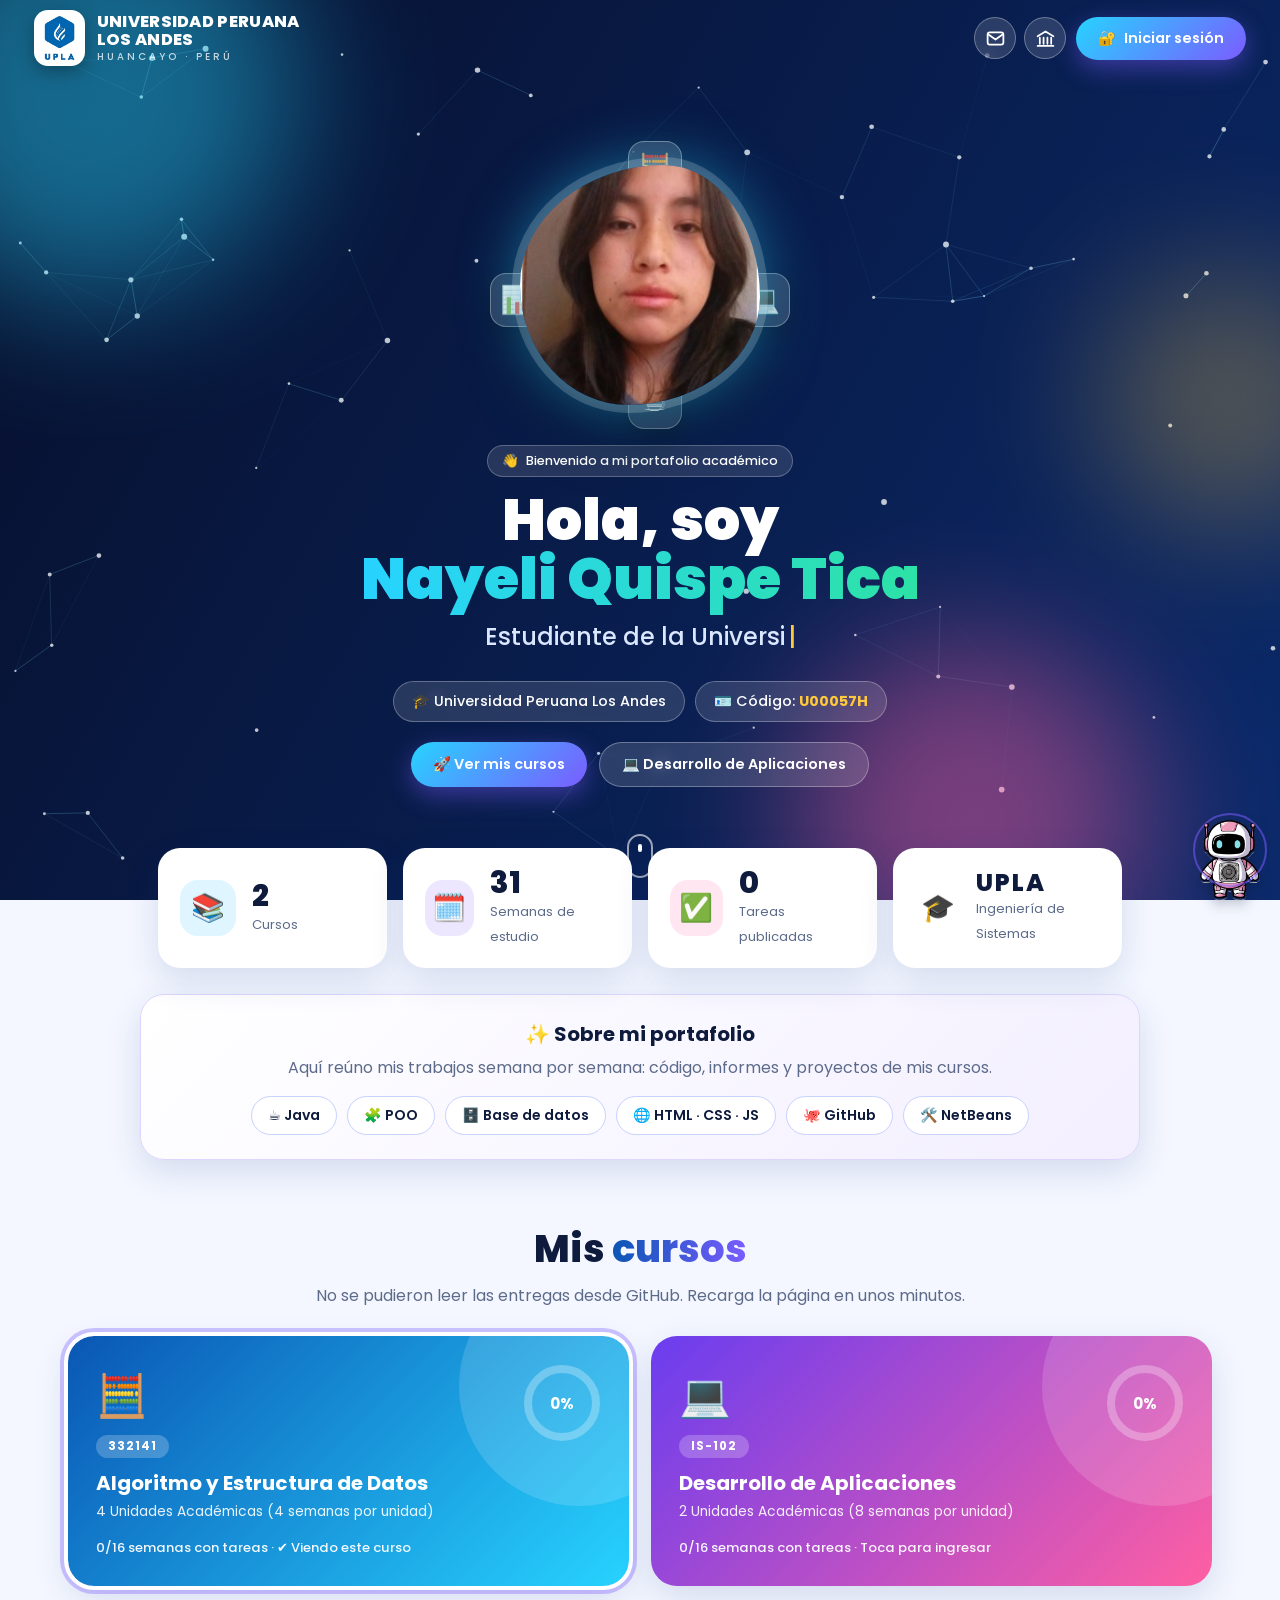
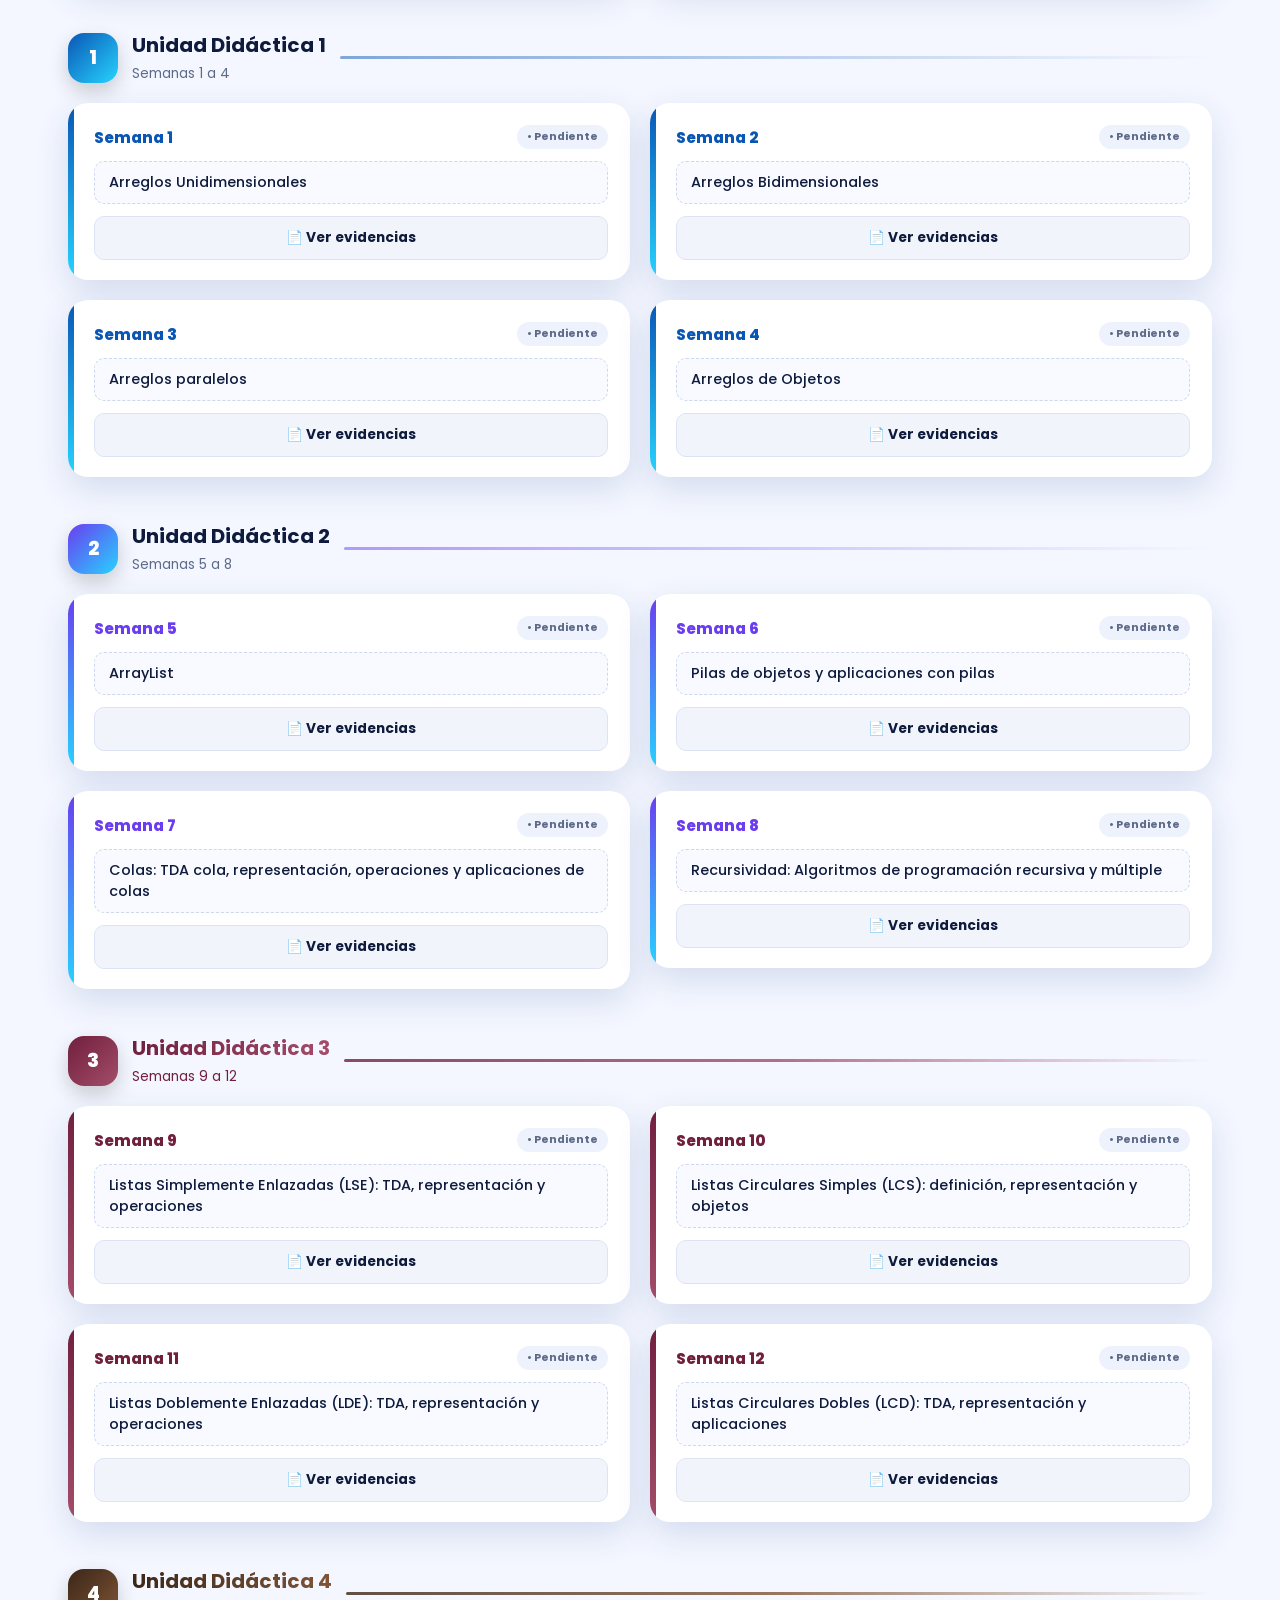
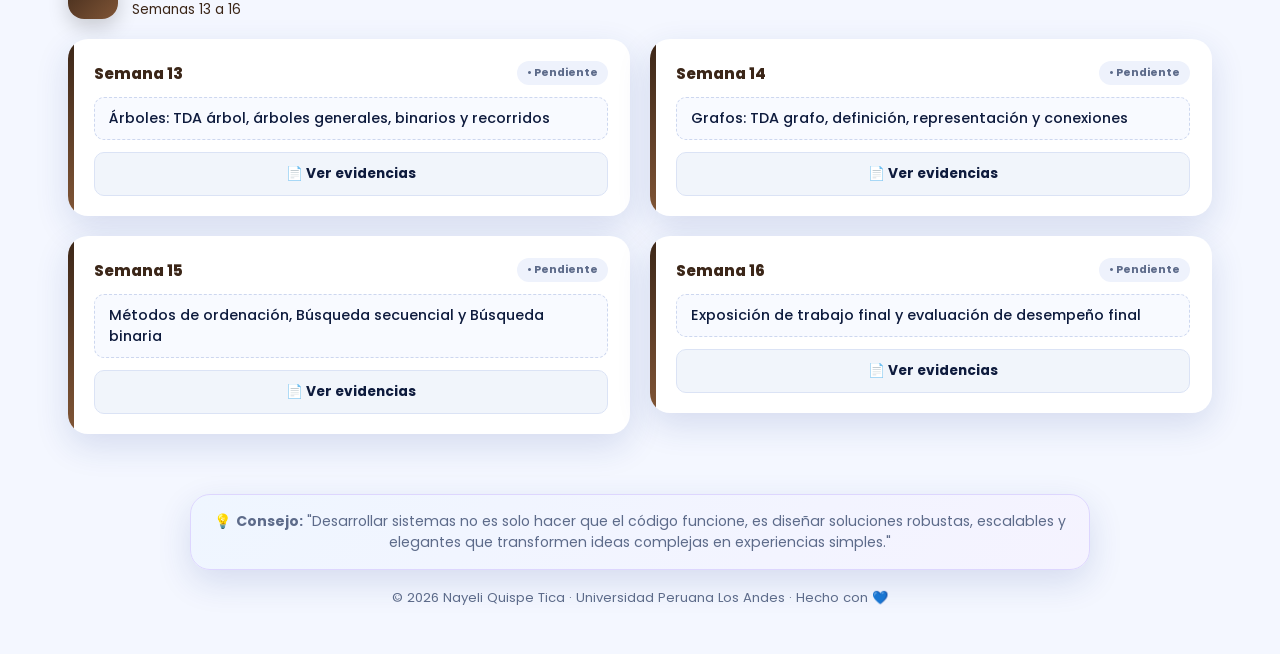
<file: index.html>
<!DOCTYPE html>
<html lang="es">
<head>
<meta charset="UTF-8">
<meta name="viewport" content="width=device-width, initial-scale=1">
<title>Portafolio Académico · Nayeli Quispe Tica</title>
<meta name="description" content="Portafolio académico de Nayeli Quispe Tica - Universidad Peruana Los Andes">
<link rel="preconnect" href="https://fonts.googleapis.com">
<link rel="stylesheet" href="https://fonts.googleapis.com/css2?family=Poppins:wght@400;500;600;700;800;900&display=swap">
<link rel="stylesheet" href="style.css">
</head>
<body>

<!-- BARRA: logo + nombre de la universidad a la izquierda -->
<header class="nav" id="nav">
  <a class="uni" href="#top">
    <span class="logo-pill"><img src="logo-universidad.png" alt="Logo UPLA" onerror="this.outerHTML='<b style=&quot;color:#0a56b4;letter-spacing:3px&quot;>UPLA</b>'"></span>
    <span class="uni-name">Universidad Peruana<br>Los Andes<small>HUANCAYO · PERÚ</small></span>
  </a>
  <div class="session">
    <div class="quick">
      <a class="qicon" id="qOutlook" href="https://outlook.office.com/mail/" target="_blank" rel="noopener" data-tip="Correo Outlook" aria-label="Abrir Outlook (correo institucional)"><svg viewBox="0 0 24 24" width="21" height="21" fill="none" stroke="currentColor" stroke-width="2" stroke-linecap="round" stroke-linejoin="round" aria-hidden="true"><rect x="3" y="5" width="18" height="14" rx="2.5"/><path d="m3.5 7.2 8.5 6 8.5-6"/></svg></a>
      <a class="qicon" id="qIntranet" href="https://intranet.upla.edu.pe/sesion" target="_blank" rel="noopener" data-tip="Intranet UPLA" aria-label="Abrir el Intranet de la UPLA"><svg viewBox="0 0 24 24" width="21" height="21" fill="none" stroke="currentColor" stroke-width="2" stroke-linecap="round" stroke-linejoin="round" aria-hidden="true"><path d="M3 9.5 12 4l9 5.5"/><path d="M5.5 11v7M9.8 11v7M14.2 11v7M18.5 11v7"/><path d="M3 20.5h18"/></svg></a>
    </div>
    <span class="badge" id="roleBadge" style="display:none"></span>
    <button class="btn btn-glow" id="btnLogin" type="button">🔐 <span class="t">Iniciar sesión</span><span class="ts">Entrar</span></button>
    <button class="btn btn-glass" id="btnLogout" type="button" style="display:none">Salir</button>
  </div>
</header>

<!-- PORTADA -->
<section class="hero" id="top">
  <canvas id="bg"></canvas>
  <div class="blob b1"></div><div class="blob b2"></div><div class="blob b3"></div>
  <div class="hero-grid">
    <div>
      <span class="hello"><span class="wave">👋</span> Bienvenido a mi portafolio académico</span>
      <h1>Hola, soy<br><span id="heroNombre">Nayeli Quispe Tica</span></h1>
      <div class="typed" id="typed"></div>
      <div class="chips">
        <span class="chip">🎓 Universidad Peruana Los Andes</span>
        <span class="chip">🪪 Código: <b id="heroCodigo">U00057H</b></span>
      </div>
      <div class="cta">
        <a class="btn btn-glow" href="#cursos">🚀 Ver mis cursos</a>
        <a class="btn btn-glass" href="#cursos" onclick="selectCourse('taller')">💻 Desarrollo de Aplicaciones</a>
      </div>
    </div>
    <div class="photo-wrap">
      <div class="orbit"><i><span>🧮</span></i><i><span>💻</span></i><i><span>☕</span></i><i><span>📊</span></i></div>
      <div class="photo"><img src="foto-estudiante.png" alt="Foto de Nayeli Quispe Tica" onerror="this.outerHTML='<div class=&quot;ini&quot;>NQ</div>'"></div>
    </div>
  </div>
  <div class="scroll"></div>
</section>

<!-- NÚMEROS -->
<section class="stats">
  <div class="stat reveal"><div class="si">📚</div><div><b data-count="2">0</b><span>Cursos</span></div></div>
  <div class="stat reveal"><div class="si">🗓️</div><div><b data-count="32">0</b><span>Semanas de estudio</span></div></div>
  <div class="stat reveal"><div class="si">✅</div><div><b id="statWorks">0</b><span>Tareas publicadas</span></div></div>
  <div class="stat reveal"><div class="si">🎓</div><div><b class="txt">UPLA</b><span>Ingeniería de Sistemas</span></div></div>
</section>

<section class="sobre reveal">
  <h3>✨ Sobre mi portafolio</h3>
  <p>Aquí reúno mis trabajos semana por semana: código, informes y proyectos de mis cursos.</p>
  <div class="tech"><span>☕ Java</span><span>🧩 POO</span><span>🗄️ Base de datos</span><span>🌐 HTML · CSS · JS</span><span>🐙 GitHub</span><span>🛠️ NetBeans</span></div>
</section>

<main id="cursos">
  <div class="sec-h reveal"><h2>Mis <span>cursos</span></h2><p id="estado-publicacion">Aquí puedes ver todas las tareas publicadas, semana por semana.</p></div>
  <div class="courses" id="courses"></div>
  <div id="units"></div>
</main>

<footer>
  <div class="footer-card">💡 <strong>Consejo:</strong> "Desarrollar sistemas no es solo hacer que el código funcione, es diseñar soluciones robustas, escalables y elegantes que transformen ideas complejas en experiencias simples."</div>
  <p>© 2026 Nayeli Quispe Tica · Universidad Peruana Los Andes · Hecho con 💙</p>
</footer>

<!-- SESIÓN -->
<div class="overlay" id="loginOv">
  <div class="modal" style="width:min(460px,100%)">
    <div class="modal-head"><small>Acceso</small><h3>Iniciar sesión</h3><button class="close" data-close type="button">✕</button></div>
    <div class="modal-body">
      <div class="pane on" id="pane-admin">
        <div class="big">🔐</div>
        <p>Ingresa tu clave para subir tus trabajos, verlos y descartar los que te equivoques.</p>
        <div class="row-form" style="margin-top:0;justify-content:center"><input type="password" id="passIn" placeholder="Tu contraseña" autocomplete="off"><button class="btn btn-glow" id="loginAdmin" type="button">Entrar</button></div>
        <div class="err" id="loginErr">La clave es incorrecta.</div>
      </div>
    </div>
  </div>
</div>

<!-- VISOR (imágenes con zoom, PDF) -->
<div id="viewer">
  <div class="vbar">
    <strong id="vTitle"></strong>
    <div class="vacts">
      <button id="vOut" type="button" title="Alejar (-)">➖</button>
      <span id="vZoom">100%</span>
      <button id="vIn" type="button" title="Acercar (+)">➕</button>
      <button id="vReset" type="button" title="Tamaño normal (0)">⟲ Normal</button>
      <button id="vDl" type="button">📥 Descargar</button>
      <button id="vClose" type="button">✕ Cerrar</button>
    </div>
  </div>
  <div class="vstage" id="vStage">
    <button class="vnav prev" id="vPrev" type="button">‹</button>
    <img id="vImg" alt="" draggable="false">
    <iframe id="vFrame" title="Documento"></iframe>
    <div id="vInfo"></div>
    <button class="vnav next" id="vNext" type="button">›</button>
  </div>
  <div class="vhint">Clic en la imagen para acercar o alejar · rueda del mouse · arrastra para moverla · en el celular, pellizca con dos dedos</div>
</div>

<!-- ASISTENTE -->
<button id="chatFab" type="button" aria-label="Abrir ChatBot, asistente del portafolio" title="ChatBot">
  <img src="robot-asistente.png" alt="" aria-hidden="true">
</button>
<section id="chat" aria-label="ChatBot, asistente del portafolio">
  <header class="chat-head">
    <div class="av"><img src="robot-asistente.png" alt="" aria-hidden="true"></div>
    <div class="ct"><b>ChatBot</b><small id="chatStatus">Respuestas sin internet</small></div>
    <button id="chatClose" type="button" aria-label="Cerrar">✕</button>
  </header>
  <div id="chatBody" aria-live="polite"></div>
  <div id="chatChips"></div>
  <form id="chatForm" autocomplete="off">
    <input id="chatIn" type="text" maxlength="200" placeholder="Escribe tu pregunta…" aria-label="Tu pregunta">
    <button type="submit" aria-label="Enviar">➤</button>
  </form>
</section>

<canvas id="confetti"></canvas>
<div id="toast"></div>

<script src="script.js"></script>
</body>
</html>
</file>
<file: style.css>
:root{
  --navy:#070f2b; --blue:#0a56b4; --sky:#27d3ff; --violet:#7b5cff; --pink:#ff5fa2; --gold:#ffc83d; --mint:#2de2a6;
  --bg:#f4f7ff; --card:#fff; --ink:#0e1b3d; --muted:#5d6b8a; --danger:#e0453a; --ok:#17a673;
  --shadow:0 12px 34px rgba(30,60,140,.14);
}
*{box-sizing:border-box;margin:0;padding:0}
html{scroll-behavior:smooth}
body{font-family:'Poppins',system-ui,sans-serif;background:var(--bg);color:var(--ink);overflow-x:hidden}
button{font:inherit;cursor:pointer;border:0;color:inherit}
a{color:inherit}
.btn{padding:11px 22px;border-radius:99px;font-weight:600;font-size:.9rem;transition:.25s;display:inline-flex;align-items:center;gap:8px;text-decoration:none}
.btn.sm{padding:7px 14px;font-size:.8rem}
.btn-glow{background:linear-gradient(135deg,var(--sky),var(--violet));color:#fff;box-shadow:0 8px 24px rgba(123,92,255,.45)}
.btn-glow:hover{transform:translateY(-3px) scale(1.03);box-shadow:0 14px 32px rgba(123,92,255,.6)}
.btn-glass{background:rgba(255,255,255,.14);color:#fff;border:1px solid rgba(255,255,255,.3);backdrop-filter:blur(8px)}
.btn-glass:hover{background:rgba(255,255,255,.28)}
.btn-solid{background:var(--blue);color:#fff}.btn-solid:hover{background:#06306b}
.btn-soft{background:#e8efff;color:var(--blue)}.btn-soft:hover{background:#d5e2ff}
.btn-danger{background:#fdeceb;color:var(--danger)}.btn-danger:hover{background:#fbd5d1}

/* ===== NAV (logo a la izquierda) ===== */
.nav{position:fixed;top:0;left:0;right:0;z-index:60;display:flex;align-items:center;justify-content:space-between;gap:12px;
  padding:10px clamp(14px,3vw,34px);transition:.3s;color:#fff}
.nav.solid{background:rgba(7,15,43,.88);backdrop-filter:blur(14px);box-shadow:0 6px 24px rgba(0,0,0,.25)}
.uni{display:flex;align-items:center;gap:12px;text-decoration:none}
.logo-pill{background:#fff;border-radius:14px;padding:5px 9px;box-shadow:0 6px 18px rgba(0,0,0,.3);display:grid;place-items:center;transition:.3s}
.uni:hover .logo-pill{transform:rotate(-6deg) scale(1.08)}
.logo-pill img{height:46px;width:auto;display:block}
.uni-name{font-weight:800;line-height:1.1;font-size:1.02rem;letter-spacing:.3px;text-transform:uppercase}
.uni-name small{display:block;font-weight:500;font-size:.62rem;letter-spacing:3px;opacity:.75;margin-top:3px}
.session{display:flex;align-items:center;gap:10px}
.badge{padding:6px 14px;border-radius:99px;font-size:.78rem;font-weight:700;background:rgba(255,255,255,.18)}
.badge.admin{background:var(--gold);color:#4a3600;animation:pulse 2s infinite}
@keyframes pulse{50%{box-shadow:0 0 0 8px rgba(255,200,61,.0),0 0 18px rgba(255,200,61,.8)}}

/* ===== HERO ===== */
.hero{position:relative;min-height:100vh;color:#fff;display:flex;align-items:center;overflow:hidden;
  background:linear-gradient(120deg,#070f2b,#0a2a6b,#4a2bb8,#0a56b4);background-size:300% 300%;animation:grad 14s ease infinite}
@keyframes grad{50%{background-position:100% 50%}}
#bg{position:absolute;inset:0;width:100%;height:100%}
.blob{position:absolute;border-radius:50%;filter:blur(70px);opacity:.45;animation:float 10s ease-in-out infinite}
.b1{width:420px;height:420px;background:var(--sky);top:-120px;left:-120px}
.b2{width:360px;height:360px;background:var(--pink);bottom:-100px;right:10%;animation-delay:-5s}
.b3{width:260px;height:260px;background:var(--gold);top:30%;right:-80px;opacity:.3;animation-delay:-2s}
@keyframes float{50%{transform:translate(40px,30px) scale(1.12)}}
.hero-grid{position:relative;z-index:3;max-width:1180px;margin:auto;padding:120px 22px 90px;width:100%;
  display:grid;grid-template-columns:1.15fr .85fr;gap:40px;align-items:center}
.hello{display:inline-flex;gap:8px;align-items:center;padding:7px 16px;border-radius:99px;background:rgba(255,255,255,.12);border:1px solid rgba(255,255,255,.25);font-size:.85rem;font-weight:500}
.hello .wave{display:inline-block;animation:wave 2s infinite;transform-origin:70% 70%}
@keyframes wave{10%,30%{transform:rotate(16deg)}20%,40%{transform:rotate(-10deg)}50%,100%{transform:rotate(0)}}
.hero h1{font-size:clamp(2.3rem,6vw,4.4rem);font-weight:900;line-height:1.02;margin:18px 0 14px}
.hero h1 span{background:linear-gradient(90deg,var(--sky),var(--mint),var(--gold),var(--pink));background-size:300%;-webkit-background-clip:text;background-clip:text;color:transparent;animation:shine 6s linear infinite}
@keyframes shine{to{background-position:300% 0}}
.typed{font-size:clamp(1.05rem,2.4vw,1.5rem);font-weight:500;min-height:2em;color:#dbe7ff}
.typed::after{content:"|";margin-left:3px;animation:blink 1s steps(2) infinite;color:var(--gold)}
@keyframes blink{50%{opacity:0}}
.chips{display:flex;flex-wrap:wrap;gap:10px;margin:20px 0 28px}
.chip{background:rgba(255,255,255,.13);border:1px solid rgba(255,255,255,.28);padding:9px 18px;border-radius:99px;font-weight:500;font-size:.9rem;backdrop-filter:blur(6px)}
.chip b{color:var(--gold)}
.cta{display:flex;gap:12px;flex-wrap:wrap}
.photo-wrap{position:relative;display:grid;place-items:center;min-height:380px}
.photo{width:min(310px,72vw);aspect-ratio:1;position:relative;
  border-radius:60% 40% 55% 45%/50% 55% 45% 50%;overflow:hidden;animation:morph 9s ease-in-out infinite;
  box-shadow:0 0 0 8px rgba(255,255,255,.18),0 0 60px rgba(39,211,255,.55),0 30px 60px rgba(0,0,0,.4);background:#0a56b4}
@keyframes morph{50%{border-radius:40% 60% 45% 55%/55% 45% 55% 45%}}
.photo img{width:100%;height:100%;object-fit:cover;display:block;transition:.5s}
.photo:hover img{transform:scale(1.08)}
.photo .ini{display:grid;place-items:center;height:100%;font-size:4rem;font-weight:900}
.orbit{position:absolute;inset:0;animation:spin 18s linear infinite}
.orbit i{position:absolute;font-style:normal;font-size:1.7rem;width:54px;height:54px;border-radius:16px;display:grid;place-items:center;
  background:rgba(255,255,255,.16);border:1px solid rgba(255,255,255,.35);backdrop-filter:blur(8px);box-shadow:0 8px 20px rgba(0,0,0,.25)}
.orbit i:nth-child(1){top:2%;left:46%}.orbit i:nth-child(2){top:46%;right:0}.orbit i:nth-child(3){bottom:2%;left:46%}.orbit i:nth-child(4){top:46%;left:0}
.orbit i span{display:block;animation:spin 18s linear infinite reverse}
@keyframes spin{to{transform:rotate(360deg)}}
.scroll{position:absolute;bottom:22px;left:50%;transform:translateX(-50%);z-index:4;width:26px;height:44px;border:2px solid rgba(255,255,255,.6);border-radius:20px}
.scroll::after{content:"";position:absolute;top:8px;left:50%;width:4px;height:8px;margin-left:-2px;background:#fff;border-radius:4px;animation:sc 1.6s infinite}
@keyframes sc{to{transform:translateY(16px);opacity:0}}

/* ===== STATS ===== */
.stats{max-width:1000px;margin:-52px auto 0;padding:0 18px;position:relative;z-index:6;display:grid;grid-template-columns:repeat(auto-fit,minmax(200px,1fr));gap:16px}
.stat{background:var(--card);border-radius:22px;padding:20px 22px;box-shadow:var(--shadow);display:flex;align-items:center;gap:16px;transition:.3s}
.stat:hover{transform:translateY(-6px)}
.stat .si{width:56px;height:56px;border-radius:18px;display:grid;place-items:center;font-size:1.7rem}
.stat:nth-child(1) .si{background:#dff5ff}.stat:nth-child(2) .si{background:#ece6ff}.stat:nth-child(3) .si{background:#ffe6f1}
.stat b{display:block;font-size:1.9rem;font-weight:800;line-height:1}
.stat span{color:var(--muted);font-size:.82rem}

/* ===== CURSOS ===== */
main{scroll-margin-top:70px;max-width:1180px;margin:0 auto;padding:60px 18px 40px}
.sec-h{text-align:center;margin-bottom:28px}
.sec-h h2{font-size:clamp(1.6rem,4vw,2.4rem);font-weight:800}
.sec-h h2 span{background:linear-gradient(90deg,var(--blue),var(--violet));-webkit-background-clip:text;background-clip:text;color:transparent}
.sec-h p{color:var(--muted);margin-top:6px}
.courses{display:grid;grid-template-columns:repeat(auto-fit,minmax(320px,1fr));gap:22px}
.course{position:relative;border-radius:26px;padding:28px;color:#fff;cursor:pointer;overflow:hidden;transition:.35s;box-shadow:var(--shadow);isolation:isolate}
.course.c-aed{background:linear-gradient(135deg,#0a56b4,#27d3ff)}
.course.c-da{background:linear-gradient(135deg,#6a3df0,#ff5fa2)}
.course::before{content:"";position:absolute;width:240px;height:240px;border-radius:50%;background:rgba(255,255,255,.14);right:-70px;top:-70px;z-index:-1;transition:.5s}
.course:hover{transform:translateY(-8px) rotate(-.6deg)}
.course:hover::before{transform:scale(1.5)}
.course.active{outline:4px solid #fff;box-shadow:0 0 0 8px rgba(123,92,255,.35),var(--shadow)}
.course .top{display:flex;justify-content:space-between;align-items:flex-start;gap:12px}
.course .ico{font-size:2.6rem}
.course h3{font-size:1.25rem;margin:10px 0 4px;font-weight:700}
.course p{opacity:.9;font-size:.86rem}
.ring{position:relative;width:78px;height:78px;flex:none}
.ring svg{transform:rotate(-90deg)}
.ring circle{fill:none;stroke-width:8;stroke-linecap:round}
.ring .t{stroke:rgba(255,255,255,.28)}.ring .p{stroke:#fff;transition:stroke-dashoffset 1s}
.ring b{position:absolute;inset:0;display:grid;place-items:center;font-size:.95rem}
.course .meta{margin-top:16px;font-size:.82rem;font-weight:500;opacity:.95}

.unit{margin-top:44px;scroll-margin-top:80px}
.unit-head{display:flex;align-items:center;gap:14px;margin-bottom:18px}
.unit-head .num{width:50px;height:50px;border-radius:16px;color:#fff;display:grid;place-items:center;font-weight:800;font-size:1.2rem;box-shadow:0 8px 20px rgba(0,0,0,.18)}
.unit-head h3{font-size:1.25rem}
.unit-head span{color:var(--muted);font-size:.85rem}
.unit-head .line{flex:1;height:3px;border-radius:3px;background:linear-gradient(90deg,var(--c1),transparent);opacity:.5}
.unit.taller-unit-2 .unit-head h3{background:linear-gradient(90deg,#32145f,#1266bd);-webkit-background-clip:text;background-clip:text;color:transparent}
.unit.taller-unit-2 .unit-head span{color:#38578e}
.unit.taller-unit-2 .unit-head .line{background:linear-gradient(90deg,#32145f,#1266bd,transparent);opacity:.8}
.unit.algoritmo-unit-3 .unit-head h3,.unit.algoritmo-unit-4 .unit-head h3{background:linear-gradient(90deg,var(--c1),var(--c2));-webkit-background-clip:text;background-clip:text;color:transparent}
.unit.algoritmo-unit-3 .unit-head span,.unit.algoritmo-unit-4 .unit-head span{color:var(--c1)}
.unit.algoritmo-unit-3 .unit-head .line,.unit.algoritmo-unit-4 .unit-head .line{background:linear-gradient(90deg,var(--c1),var(--c2),transparent);opacity:.8}
.weeks{display:grid;grid-template-columns:repeat(auto-fill,minmax(235px,1fr));gap:16px}
.week{--rx:0deg;--ry:0deg;background:var(--card);border-radius:20px;padding:18px 18px 16px;box-shadow:var(--shadow);cursor:pointer;position:relative;overflow:hidden;
  transform:perspective(700px) rotateX(var(--rx)) rotateY(var(--ry));transition:transform .15s,box-shadow .25s;animation:pop .55s both}
@keyframes pop{from{opacity:0;transform:translateY(24px) scale(.95)}}
.week::before{content:"";position:absolute;left:0;top:0;bottom:0;width:6px;background:linear-gradient(var(--c1),var(--c2))}
.week:hover{box-shadow:0 18px 40px rgba(30,60,140,.26)}
.week .wn{display:flex;justify-content:space-between;align-items:center;font-size:.72rem;text-transform:uppercase;letter-spacing:2px;font-weight:800;color:var(--c1);padding-left:6px}
.week .wn em{font-style:normal;font-size:1.15rem;letter-spacing:0}
.week .tp{margin:8px 0 14px 6px;font-weight:600;min-height:2.6em;font-size:.93rem}
.week .tp.empty{color:#9aa8c6;font-weight:400;font-style:italic}
.week .foot{display:flex;align-items:center;justify-content:space-between;font-size:.8rem;padding-left:6px}
.count{padding:4px 12px;border-radius:99px;background:#eef2fc;color:var(--muted);font-weight:600}
.week.has .count{background:#d9f6ea;color:var(--ok)}
.week .go{color:var(--c1);font-weight:700;transition:.2s}
.week:hover .go{transform:translateX(5px)}

/* ===== VENTANAS ===== */
.overlay{position:fixed;inset:0;background:rgba(5,12,35,.65);backdrop-filter:blur(6px);z-index:100;display:none;align-items:center;justify-content:center;padding:16px}
.overlay.show{display:flex;animation:fade .25s}
@keyframes fade{from{opacity:0}}
.modal{background:#fff;border-radius:26px;width:min(780px,100%);max-height:92vh;overflow:auto;box-shadow:0 30px 90px rgba(0,0,0,.45);animation:rise .4s cubic-bezier(.2,.9,.3,1.2)}
@keyframes rise{from{opacity:0;transform:translateY(40px) scale(.94)}}
.modal-head{padding:26px 30px 18px;background:linear-gradient(135deg,#070f2b,#0a56b4,#7b5cff);background-size:200%;animation:grad 8s ease infinite;color:#fff;position:relative}
.modal-head small{opacity:.85;letter-spacing:2px;text-transform:uppercase;font-size:.72rem}
.modal-head h3{font-size:1.4rem;margin-top:4px;padding-right:44px}
.close{position:absolute;top:16px;right:16px;width:38px;height:38px;border-radius:50%;background:rgba(255,255,255,.2);font-size:1.1rem;color:#fff;transition:.2s}
.close:hover{background:rgba(255,255,255,.4);transform:rotate(90deg)}
.modal-body{padding:22px 30px 30px}
.sec-title{font-size:.78rem;text-transform:uppercase;letter-spacing:2px;color:var(--muted);font-weight:700;margin:22px 0 10px}
.sec-title:first-child{margin-top:0}
.drop{border:2.5px dashed #a9b8ff;border-radius:20px;padding:24px;text-align:center;background:#f6f8ff;transition:.2s}
.drop.over{background:#e6ebff;border-color:var(--violet);transform:scale(1.01)}
.drop p{color:var(--muted);font-size:.82rem;margin-top:8px}
.row-form{display:flex;gap:8px;margin-top:12px;flex-wrap:wrap}
input[type=text],input[type=url],input[type=password]{flex:1;min-width:150px;padding:12px 16px;border-radius:14px;border:2px solid #dde4f6;font:inherit;outline:0;transition:.2s}
input:focus{border-color:var(--violet);box-shadow:0 0 0 4px rgba(123,92,255,.15)}
.gallery{display:grid;grid-template-columns:repeat(auto-fill,minmax(135px,1fr));gap:12px}
.thumb{position:relative;aspect-ratio:1;border-radius:16px;overflow:hidden;cursor:zoom-in;background:#e8eeff;box-shadow:0 6px 16px rgba(0,0,0,.14)}
.thumb img{width:100%;height:100%;object-fit:cover;transition:transform .4s}
.thumb:hover img{transform:scale(1.15)}
.thumb::after{content:"🔍";position:absolute;inset:0;display:grid;place-items:center;font-size:1.8rem;background:rgba(7,15,43,.45);opacity:0;transition:.25s}
.thumb:hover::after{opacity:1}
.thumb .nm{position:absolute;left:0;right:0;bottom:0;padding:18px 8px 6px;font-size:.7rem;color:#fff;background:linear-gradient(transparent,rgba(0,0,0,.75));white-space:nowrap;overflow:hidden;text-overflow:ellipsis;z-index:2}
.thumb .x{position:absolute;top:6px;right:6px;width:28px;height:28px;border-radius:50%;background:var(--danger);color:#fff;font-size:.8rem;display:none;z-index:3}
body.is-admin .thumb:hover .x{display:block}
.files{display:flex;flex-direction:column;gap:10px}
.file{display:flex;align-items:center;gap:14px;padding:12px 14px;border-radius:18px;background:#f5f7ff;flex-wrap:wrap;transition:.2s}
.file:hover{background:#ecf0ff;transform:translateX(4px)}
.file .fi{font-size:1.8rem;width:48px;height:48px;border-radius:14px;background:#fff;display:grid;place-items:center;flex:none;box-shadow:0 4px 10px rgba(0,0,0,.08)}
.file .meta{flex:1;min-width:140px}
.file .meta b{display:block;font-size:.9rem;word-break:break-word}
.file .meta span{font-size:.75rem;color:var(--muted);word-break:break-all}
.file .acts{display:flex;gap:6px;flex-wrap:wrap}
.empty-msg{text-align:center;color:var(--muted);padding:34px 10px}
.empty-msg .big{font-size:3rem;display:block;margin-bottom:6px;animation:float 4s ease-in-out infinite}
.note{font-size:.78rem;color:#6b5600;background:#fff6d6;border-radius:12px;padding:10px 14px;margin-top:12px;line-height:1.5}
.connect{background:#f1ecff;border-radius:18px;padding:16px;margin-bottom:16px;font-size:.84rem;color:#3d2e8a}
.connect ol{margin:8px 0 10px 18px;line-height:1.7}
.connect a{color:var(--violet);font-weight:700}
.admin-only{display:none}
body.is-admin .admin-only{display:block}
body.is-admin .admin-only.inline{display:inline-flex}

/* login */
.tabs{display:flex;gap:8px;margin-bottom:18px;background:#eef2ff;padding:6px;border-radius:99px}
.tab{flex:1;padding:10px;border-radius:99px;background:transparent;font-weight:600;color:var(--muted);font-size:.9rem;transition:.25s}
.tab.on{background:linear-gradient(135deg,var(--blue),var(--violet));color:#fff;box-shadow:0 6px 16px rgba(123,92,255,.4)}
.pane{display:none;text-align:center}.pane.on{display:block;animation:fade .3s}
.pane .big{font-size:3rem}
.pane p{color:var(--muted);font-size:.9rem;margin:8px 0 18px}
.err{color:var(--danger);font-size:.84rem;margin-top:10px;display:none;font-weight:500}
.shake{animation:shake .4s}
@keyframes shake{25%{transform:translateX(-8px)}75%{transform:translateX(8px)}}

/* visor */
@keyframes grow{from{opacity:0;transform:scale(.4) rotate(-4deg)}}
#toast{position:fixed;bottom:24px;left:50%;transform:translate(-50%,130px);background:#070f2b;color:#fff;padding:13px 26px;border-radius:99px;font-size:.9rem;z-index:300;transition:.4s;box-shadow:0 12px 34px rgba(0,0,0,.4);max-width:92vw;text-align:center}
#toast.show{transform:translate(-50%,0)}
#confetti{position:fixed;inset:0;z-index:400;pointer-events:none}
footer{text-align:center;color:var(--muted);font-size:.82rem;padding:20px 20px 46px}
.reveal{opacity:0;transform:translateY(30px);transition:.7s}
.reveal.in{opacity:1;transform:none}
@media(max-width:860px){.hero-grid{grid-template-columns:1fr;text-align:center;padding-top:110px}.chips,.cta{justify-content:center}.photo-wrap{order:-1;min-height:300px}.orbit{display:none}}
@media(max-width:560px){.uni-name{font-size:.78rem}.uni-name small{display:none}.logo-pill img{height:38px}.modal-head,.modal-body{padding-left:18px;padding-right:18px}}
@media(prefers-reduced-motion:reduce){*{animation:none!important;transition:none!important}.reveal{opacity:1;transform:none}}

/* ===== Portafolio v4: tarjetas, galería y visor con zoom ===== */
.stat b.txt{font-size:1.5rem;letter-spacing:2px}
.sobre{max-width:1000px;margin:26px auto 0;padding:24px 22px;text-align:center;background:linear-gradient(135deg,#fff,#f3efff);border:1px solid #ddd6fe;border-radius:24px;box-shadow:var(--shadow)}
.sobre h3{font-size:1.25rem;margin-bottom:6px}
.sobre p{color:var(--muted);margin-bottom:16px}
.tech{display:flex;flex-wrap:wrap;gap:10px;justify-content:center}
.tech span{background:#fff;border:1px solid #c7d2fe;padding:8px 16px;border-radius:999px;font-weight:600;font-size:.88rem;transition:.2s}
.tech span:hover{background:linear-gradient(135deg,var(--blue),var(--violet));color:#fff;transform:translateY(-3px)}
.course .code{display:inline-block;margin-top:8px;font-size:.72rem;font-weight:700;letter-spacing:1px;background:rgba(255,255,255,.22);padding:3px 12px;border-radius:99px}
.course.c-algoritmo{background:linear-gradient(135deg,#0a56b4,#27d3ff)}
.course.c-taller{background:linear-gradient(135deg,#6a3df0,#ff5fa2)}
.week .wn{align-items:center}
.pill{font-size:.68rem;letter-spacing:0;text-transform:none;font-weight:700;padding:4px 10px;border-radius:99px;background:#eef2fc;color:var(--muted)}
.week.has .pill{background:#d9f6ea;color:var(--ok)}
.gcard{display:flex;flex-direction:column;gap:6px}
.gname{font-size:.75rem;color:var(--muted);white-space:nowrap;overflow:hidden;text-overflow:ellipsis}
.gacts{display:flex;gap:6px;flex-wrap:wrap}
.mini{padding:6px 12px;border-radius:99px;font-size:.76rem;font-weight:600;background:#e8efff;color:var(--blue);transition:.2s}
.mini:hover{background:var(--blue);color:#fff}
.footer-card{max-width:900px;margin:0 auto 18px;background:linear-gradient(135deg,#eff6ff,#f5f3ff);border:1px solid #ddd6fe;border-radius:20px;padding:16px 22px;color:var(--muted);font-size:.88rem;box-shadow:var(--shadow)}
footer p{margin-top:6px}

#viewer{position:fixed;inset:0;z-index:200;background:rgba(3,8,22,.95);backdrop-filter:blur(8px);display:none;flex-direction:column}
#viewer.show{display:flex;animation:fade .25s}
.vbar{display:flex;justify-content:space-between;align-items:center;gap:12px;padding:12px 16px;background:#0d1a3d;color:#fff;flex-wrap:wrap}
.vbar strong{overflow:hidden;text-overflow:ellipsis;white-space:nowrap;max-width:46vw;font-size:.95rem}
.vacts{display:flex;align-items:center;gap:8px;flex-wrap:wrap}
.vacts button{padding:8px 14px;border-radius:99px;background:rgba(255,255,255,.15);color:#fff;font-size:.82rem;font-weight:600;transition:.2s}
.vacts button:hover{background:rgba(255,255,255,.32)}
#vZoom{min-width:48px;text-align:center;font-weight:700;font-size:.85rem}
.vstage{flex:1;position:relative;overflow:hidden;display:flex;align-items:center;justify-content:center;touch-action:none}
#vImg{display:none;max-width:96%;max-height:96%;object-fit:contain;border-radius:10px;user-select:none;-webkit-user-drag:none;touch-action:none;
  transition:transform .25s ease;cursor:zoom-in;box-shadow:0 24px 80px rgba(0,0,0,.7);background:#fff}
#vImg.dragging{transition:none;cursor:grabbing}
#vImg.grow{animation:grow .5s cubic-bezier(.2,.9,.3,1.15)}
#vFrame{display:none;width:min(96vw,1100px);height:calc(100% - 20px);border:0;background:#fff;border-radius:10px}
#vInfo{display:none}
.vinfo{max-width:520px;margin:0 16px;text-align:center;background:#fff;padding:32px;border-radius:20px;color:#334155}
.vinfo h3{margin:10px 0 6px}
.vnav{position:absolute;top:50%;transform:translateY(-50%);z-index:3;width:50px;height:50px;border-radius:50%;background:rgba(255,255,255,.18);color:#fff;font-size:1.6rem;display:grid;place-items:center;transition:.2s}
.vnav:hover{background:rgba(255,255,255,.35)}
.vnav.prev{left:14px}.vnav.next{right:14px}
.vhint{text-align:center;color:#b9c6e6;font-size:.76rem;padding:8px 14px 12px}
#viewer.noimg #vIn,#viewer.noimg #vOut,#viewer.noimg #vReset,#viewer.noimg #vZoom,#viewer.noimg .vhint{display:none}
@media(max-width:560px){.vbar strong{max-width:100%}.vacts button{padding:7px 10px;font-size:.75rem}}

/* ===== Ajustes para celular ===== */
#toast{border-radius:20px}
@media(max-width:560px){
  .vbar{padding:8px 10px;gap:6px}
  .vbar strong{font-size:.82rem;max-width:100%}
  .vacts{gap:5px}
  .vacts button{padding:6px 10px;font-size:.72rem}
  #vZoom{min-width:40px;font-size:.78rem}
  .vhint{font-size:.68rem;padding:6px 10px 10px}
  .vnav{width:42px;height:42px}
}
#toast{opacity:0;visibility:hidden;pointer-events:none;transition:transform .4s,opacity .3s,visibility .3s}
#toast.show{opacity:1;visibility:visible}

/* ===== Foto al centro ===== */
.hero-grid{grid-template-columns:1fr;justify-items:center;text-align:center;gap:14px;padding-top:105px;padding-bottom:80px}
.hero-grid>div:first-child{display:flex;flex-direction:column;align-items:center}
.photo-wrap{order:-1;min-height:0;width:min(330px,78vw);aspect-ratio:1}
.photo{width:76%}
.orbit{display:block}
.hero h1{font-size:clamp(2.1rem,5.2vw,3.6rem);margin:14px 0 10px}
.chips,.cta{justify-content:center}
/* ===== Descartar ===== */
.mini.danger{background:#fdeceb;color:var(--danger)}
.mini.danger:hover{background:var(--danger);color:#fff}
.hero-grid{padding-top:92px;padding-bottom:70px;gap:10px}
.photo-wrap{width:min(300px,74vw)}
.photo{width:80%}
.hello{font-size:.8rem;padding:6px 14px}
.chips{margin:14px 0 20px}

/* ===================== v5: tarjetas con lista inline, íconos y asistente ===================== */

/* --- íconos Outlook / Intranet junto a "Iniciar sesión" --- */
.quick{display:flex;gap:8px}
.qicon{position:relative;width:42px;height:42px;border-radius:50%;display:grid;place-items:center;color:#fff;text-decoration:none;
  background:rgba(255,255,255,.14);border:1px solid rgba(255,255,255,.32);backdrop-filter:blur(8px);transition:.25s}
.qicon:hover,.qicon:focus-visible{background:#fff;color:var(--blue);transform:translateY(-3px) scale(1.08);box-shadow:0 10px 22px rgba(0,0,0,.3);outline:0}
.qicon::after{content:attr(data-tip);position:absolute;top:calc(100% + 9px);left:50%;transform:translateX(-50%) translateY(-4px);background:#070f2b;color:#fff;
  font-size:.72rem;font-weight:600;padding:5px 10px;border-radius:8px;white-space:nowrap;opacity:0;pointer-events:none;transition:.2s}
.qicon:hover::after,.qicon:focus-visible::after{opacity:1;transform:translateX(-50%)}
#btnLogin{white-space:nowrap}

/* --- tarjetas de semana (lista dentro de la tarjeta) --- */
.weeks{grid-template-columns:repeat(2,1fr);align-items:start;gap:20px}
.week{transform:none;cursor:default;padding:22px 22px 20px 26px;display:flex;flex-direction:column;gap:12px;animation:none}
#units.anim .week{animation:pop .5s both}
.week:hover{transform:translateY(-3px)}
.week .wn{padding-left:0;font-size:.95rem;letter-spacing:0;text-transform:none;font-weight:800}
.week .tp{margin:0;padding:10px 14px;min-height:0;background:#f8faff;border:1px dashed #cdd7ef;border-radius:10px;font-size:.9rem;font-weight:500;color:var(--ink)}
.week .tp.empty{font-style:italic;color:#8d9bb8}
.toggle-btn{width:100%;padding:11px 14px;border-radius:10px;border:1px solid #dbe3f5;background:#f1f5fb;color:var(--ink);font-weight:700;font-size:.86rem;transition:.2s}
.toggle-btn:hover,.week.open .toggle-btn{background:linear-gradient(135deg,var(--c1),var(--c2));color:#fff;border-color:transparent}
.week-panel{display:none;border-top:1px solid #e3e9f6;padding-top:14px;margin-top:2px}
.week.open .week-panel{display:block;animation:fade .25s}
.entries{list-style:none;margin:0;padding:0;display:flex;flex-direction:column;gap:6px}
.entries li{display:flex;align-items:center;gap:8px;padding:8px 10px;background:#f8fafc;border:1px solid #e2e8f0;border-radius:10px;font-size:.8rem;flex-wrap:wrap}
.entry-icon{font-size:1.05rem;flex:none}
.entry-link{flex:1 1 150px;min-width:0;background:none;color:#2563eb;text-align:left;font-size:.8rem;overflow:hidden;text-overflow:ellipsis;white-space:nowrap;text-decoration:none;cursor:pointer;padding:0}
.entry-link:hover{text-decoration:underline}
.entry-actions{display:flex;gap:6px;flex:none;flex-wrap:wrap}
.action-btn{font-size:.75rem;padding:4px 9px;background:#fff;border-radius:6px;border:1px solid #dbe3f5;color:var(--ink);font-weight:600;transition:.15s}
.action-btn:hover{background:#eaf1ff;border-color:var(--blue);color:var(--blue)}
.action-btn.danger{color:var(--danger);border-color:#f3c4c0;background:#fff6f5}
.action-btn.danger:hover{background:var(--danger);color:#fff;border-color:var(--danger)}
.empty-note{display:block;width:100%;text-align:center;color:var(--muted);font-style:italic;padding:4px 0}
.admin-box{display:flex;flex-direction:column;gap:10px;padding:12px;margin-bottom:12px;background:#f5f7ff;border:1px dashed #a9b8ff;border-radius:14px}
.admin-box .row-form{margin-top:0}
.admin-box .note{margin-top:0}
.add-btn{display:block;padding:10px 14px;border-radius:10px;background:linear-gradient(135deg,var(--blue),var(--violet));color:#fff;font-weight:600;font-size:.82rem;text-align:center;text-decoration:none;transition:.2s}
.add-btn:hover{transform:translateY(-2px);box-shadow:0 8px 18px rgba(123,92,255,.4)}
.upload-row{display:flex;gap:8px;flex-wrap:wrap}
.upload-row input{flex:1;min-width:140px}
.upload-row .add-btn{flex:none;border:0}
.week.flash{animation:flash 2.2s ease}
@keyframes flash{0%,100%{box-shadow:var(--shadow)}20%,60%{box-shadow:0 0 0 5px rgba(39,211,255,.7),0 18px 40px rgba(39,211,255,.4)}}
@media(max-width:700px){.weeks{grid-template-columns:1fr}.week{padding:20px 18px 18px 22px}}

/* --- asistente (chatbot) --- */
#chatFab{position:fixed;right:18px;bottom:18px;z-index:90;width:64px;height:64px;border:0;border-radius:0;display:grid;place-items:center;padding:0;
  background:transparent;box-shadow:none;transition:filter .25s}
#chatFab img{width:100%;height:100%;object-fit:contain;filter:drop-shadow(0 5px 7px rgba(7,15,43,.3));animation:robotFloat 2.8s ease-in-out infinite}
#chatFab:hover{filter:drop-shadow(0 5px 10px rgba(123,92,255,.45))}
#chatFab:hover img{animation-play-state:paused;transform:scale(1.06)}
#chatFab::after{content:"";position:absolute;inset:-5px;border-radius:50%;border:2px solid rgba(123,92,255,.55);animation:ringp 2.4s infinite}
#chatFab.off{opacity:0;pointer-events:none;transform:scale(.6)}
@keyframes ringp{from{transform:scale(.92);opacity:1}to{transform:scale(1.4);opacity:0}}
@keyframes robotFloat{0%,100%{transform:translateY(0)}50%{transform:translateY(-7px)}}
#chat{position:fixed;right:18px;bottom:18px;z-index:92;width:min(380px,calc(100vw - 24px));height:min(560px,calc(100vh - 36px));display:none;flex-direction:column;
  background:#10182d;border:1px solid rgba(126,157,220,.22);border-radius:22px;overflow:hidden;box-shadow:0 26px 80px rgba(7,15,43,.55);transform-origin:bottom right}
#chat.show{display:flex;animation:rise .3s cubic-bezier(.2,.9,.3,1.2)}
.chat-head{display:flex;align-items:center;gap:12px;padding:14px 16px;color:#fff;background:linear-gradient(120deg,#17102d,#172b54,#124b78);background-size:200%;animation:grad 8s ease infinite}
.chat-head .av{width:44px;height:44px;display:grid;place-items:center;flex:none}
.chat-head .av img{width:100%;height:100%;object-fit:contain}
.chat-head .ct{flex:1;line-height:1.2}
.chat-head .ct b{display:block;font-size:.95rem}
.chat-head .ct small{opacity:.8;font-size:.74rem}
#chatClose{width:34px;height:34px;border-radius:50%;background:rgba(255,255,255,.2);color:#fff;transition:.2s}
#chatClose:hover{background:rgba(255,255,255,.4);transform:rotate(90deg)}
#chatBody{flex:1;overflow-y:auto;padding:14px;display:flex;flex-direction:column;gap:10px;background:linear-gradient(160deg,#111a30,#0c1427);color:#e7efff}
.msg{max-width:88%;padding:10px 14px;border-radius:16px;font-size:.88rem;line-height:1.5;word-break:break-word;animation:pop .3s both}
.msg span{white-space:pre-line}
.msg.bot{align-self:flex-start;background:#1b2942;color:#edf4ff;border:1px solid #2a3c5c;border-top-left-radius:4px;box-shadow:0 4px 12px rgba(0,0,0,.16)}
.msg.me{align-self:flex-end;background:linear-gradient(135deg,#145ca4,#5141a2);color:#fff;border-top-right-radius:4px}
.macts{display:flex;flex-wrap:wrap;gap:6px;margin-top:10px}
.mact{display:inline-block;padding:7px 12px;border-radius:99px;background:#263a5b;color:#b9d7ff;font-size:.78rem;font-weight:700;text-decoration:none;transition:.2s}
.mact:hover{background:#1762a8;color:#fff;transform:translateY(-2px)}
.msg.typing{display:flex;gap:5px;padding:13px 16px}
.msg.typing i{width:7px;height:7px;border-radius:50%;background:#9aa8c8;animation:dot 1s infinite}
.msg.typing i:nth-child(2){animation-delay:.15s}.msg.typing i:nth-child(3){animation-delay:.3s}
@keyframes dot{0%,60%,100%{transform:translateY(0);opacity:.5}30%{transform:translateY(-5px);opacity:1}}
#chatChips{display:flex;gap:6px;padding:9px 12px;overflow-x:auto;background:#10182d;border-top:1px solid #25334d;scrollbar-width:thin}
.cchip{flex:none;padding:6px 12px;border-radius:99px;background:#202d48;border:1px solid #314568;color:#c6dcff;font-size:.76rem;font-weight:600;white-space:nowrap;transition:.2s}
.cchip:hover{background:#1762a8;border-color:#4c91d2;color:#fff}
#chatForm{display:flex;gap:8px;padding:10px 12px 12px;background:#10182d}
#chatForm input{flex:1;min-width:0;padding:11px 16px;border-radius:99px;border:2px solid #2b3b59;background:#18243a;color:#f2f6ff;font:inherit;font-size:.88rem;outline:0}
#chatForm input::placeholder{color:#98a9c6}
#chatForm input:focus{border-color:#5795df;box-shadow:0 0 0 3px rgba(63,132,210,.17)}
#chatForm button{width:44px;height:44px;flex:none;border-radius:50%;background:linear-gradient(135deg,#1766ad,#5945aa);color:#fff;font-size:1rem;transition:.2s}
#chatForm button:hover{transform:scale(1.08)}
@media(max-width:560px){
  #chat{right:8px;left:8px;bottom:8px;width:auto;height:min(78vh,600px)}
  #chatFab{right:14px;bottom:14px;width:60px;height:60px}
  /* barra superior en celular */
  .nav{gap:6px}
  .session{gap:6px}
  .quick{gap:5px}
  .qicon{width:36px;height:36px}
  .qicon svg{width:18px;height:18px}
  .nav .btn{padding:9px 13px;font-size:.78rem}
  .badge{font-size:0;padding:7px 9px}
  .badge::before{content:"🎓";font-size:.9rem}
}
@media(prefers-reduced-motion:reduce){
  #chatFab img,#chatFab::after{animation:none}
}
#btnLogin .ts{display:none}
@media(max-width:400px){
  #btnLogin .t{display:none}#btnLogin .ts{display:inline}
  .uni{gap:8px}.logo-pill{padding:4px 7px}.logo-pill img{height:32px}
  .uni-name{font-size:.64rem;letter-spacing:0}
}
@media(max-width:345px){#btnLogin .ts{display:none}.btn-glow#btnLogin{padding:9px 12px}}
</file>
